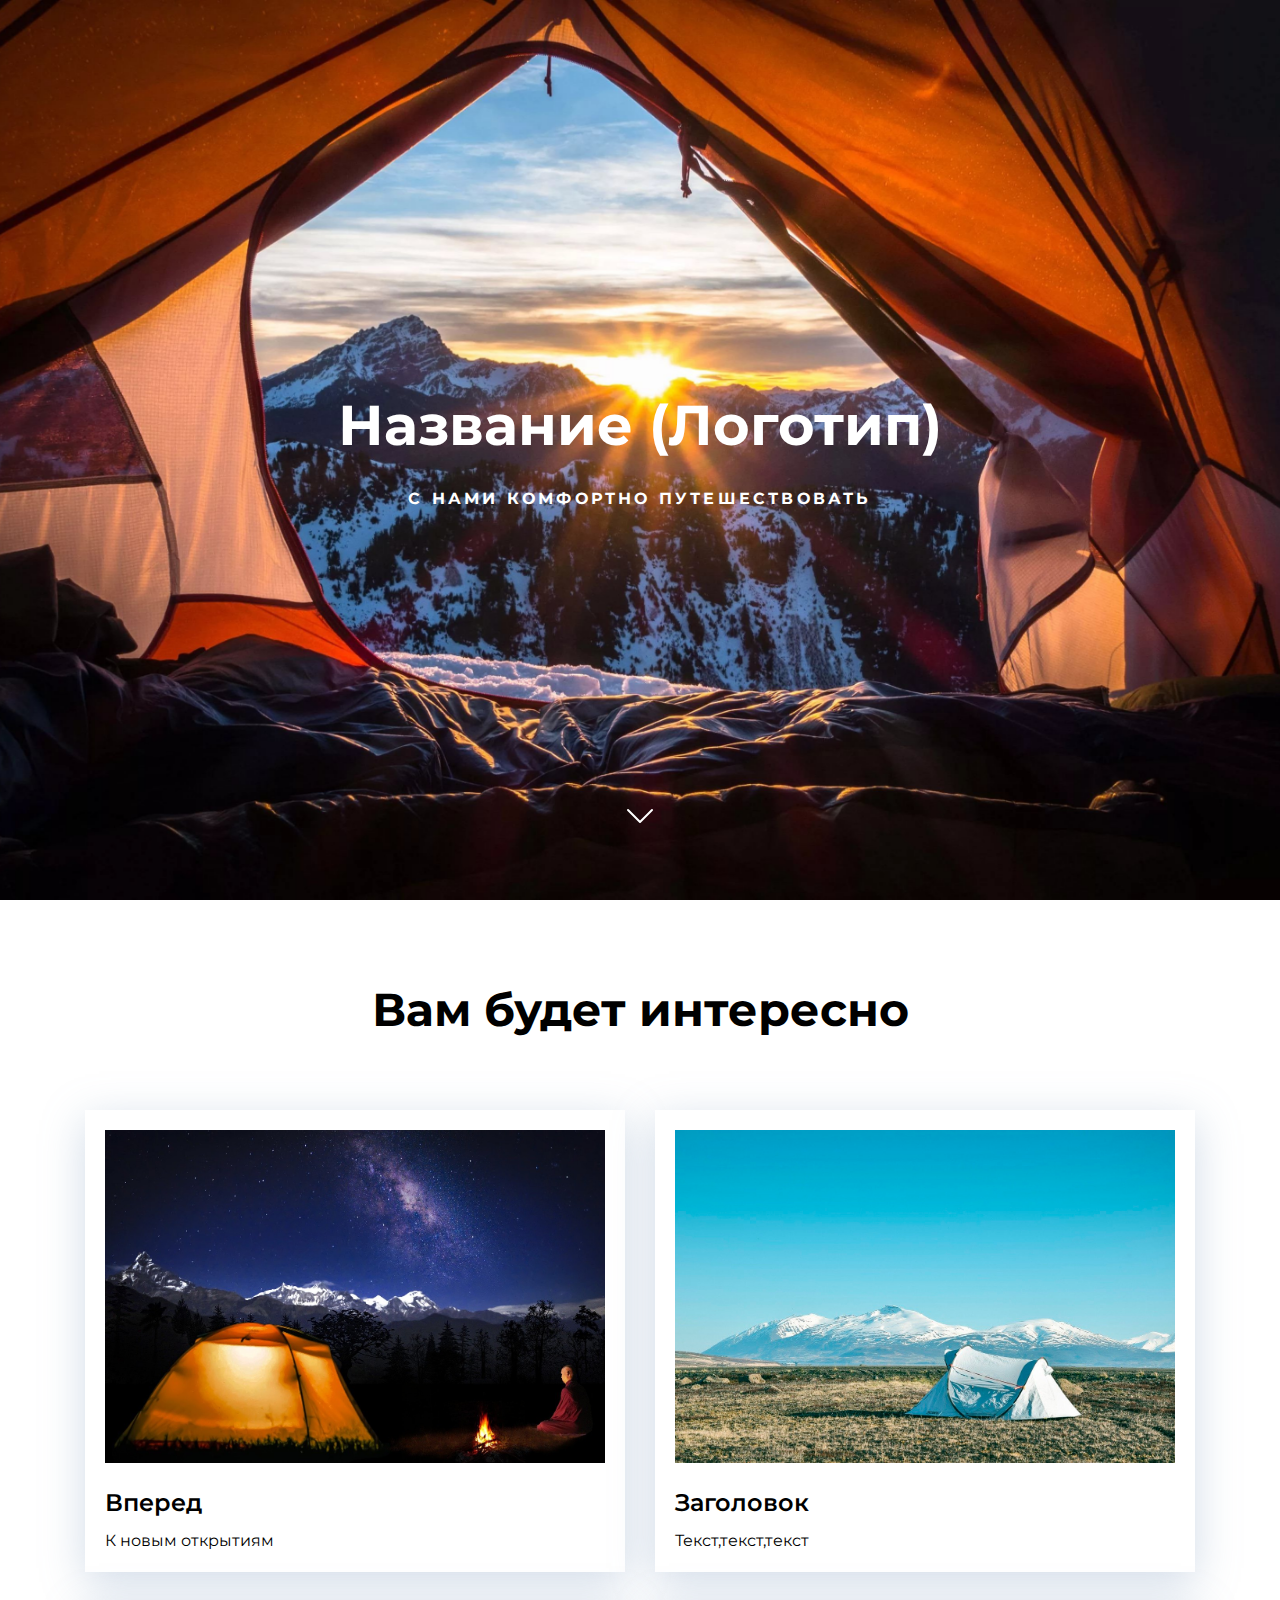
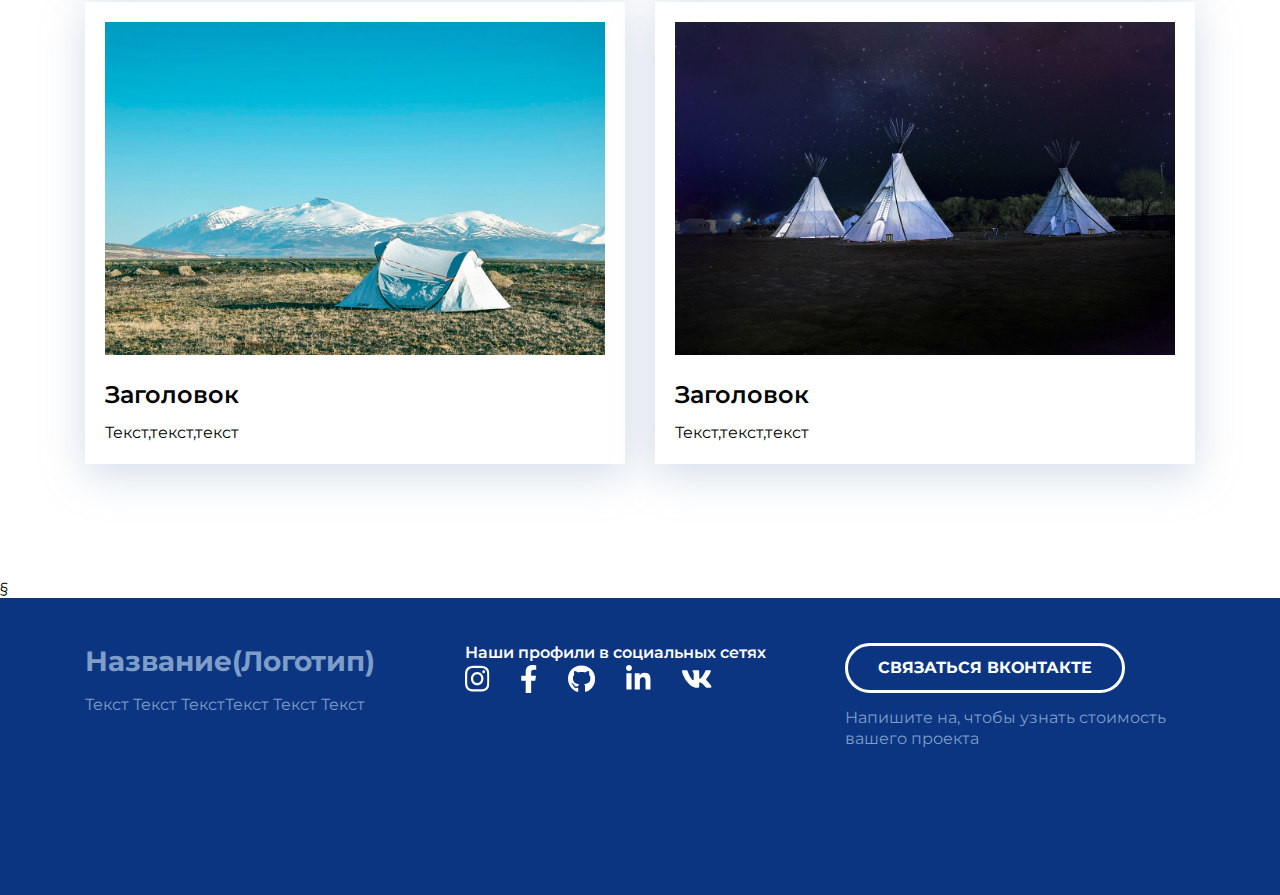
<file: index.html>
<!DOCTYPE html>
<html lang="ru">
<head>
  <meta charset="UTF-8">
  <meta http-equiv="X-UA-Compatible" content="IE=edge">
  <meta name="viewport" content="width=device-width, initial-scale=1.0">
  <title>Пошив изготовление </title>
  <link rel="stylesheet" href="./css/main.css">
  <link rel="stylesheet" href="./css/media.css">
  <link rel="preconnect" href="https://fonts.googleapis.com">
  <link rel="preconnect" href="https://fonts.gstatic.com" crossorigin>
  <link href="https://fonts.googleapis.com/css2?family=Montserrat:wght@400;600;700&display=swap" rel="stylesheet">
</head>
<body>

  <header class="header" id="header">
    <h1 class="header-title">Название (Логотип)</h1> 
    <p class="header-subtitle">С нами комфортно путешествовать</p>
    <a class="header-arrow" href=""></a>
  </header>
  <main>
  <section class="portfolio">
    <div class="conteiner">
      <h2 class="portfolio-header">Вам будет интересно</h2>

      <!--portfolio-cards-wrapper-->
      <div class="portfolio-cards-wrapper">
        <div class="card">
          <a href="./forest-travel.html" class="card-link">
            <img class="card-img" src="./img/portfolio/001.jpg" alt="Многостраничный сайт">
            <h3 class="card-title">Вперед</h3>
            <p>К новым открытиям</p>
          </a>
        </div>
      <div class="card">
          <a href="./forest-travel.html" class="card-link">
            <img class="card-img" src="./img/portfolio/003.jpg" alt="Многостраничный сайт">
            <h3 class="card-title">Заголовок</h3>
            <p>Текст,текст,текст</p>
          </a>
        </div>
      <div class="card">
        <a href="./forest-travel.html" class="card-link">
          <img class="card-img" src="./img/portfolio/003.jpg" alt="Многостраничный сайт">
          <h3 class="card-title">Заголовок</h3>
          <p>Текст,текст,текст</p>
       </a>
      </div>
      <div class="card">
        <a href="./forest-travel.html" class="card-link">
          <img class="card-img" src="./img/portfolio/004.jpg" alt="Многостраничный сайт">
          <h3 class="card-title">Заголовок</h3>
          <p>Текст,текст,текст</p>
        </a>
      </div>
      </div>
    </main>
      <!--//portfolio-cards-wrapper-->
    </div>
  </section>
  <!-- footer -->
  <footer>§ 
  <div class="footer">
    <div class="conteiner">
      <div class="footer-row">
        <div class="footer-copirate footer-col">
          <div class="footer-copirate-name">Название(Логотип)</div>
          <p>Текст Текст ТекстТекст Текст Текст</p>
        </div>
        <!--footer-icons-->
        <div class="footer-icons footer-col" >
        <p>Наши профили в социальных сетях</p>

          <div class="footer-icons-row">
            <a href="#"><img src="./img/footer/instagram.svg" alt=""></a>
         
            <a href="#"><img src="./img/footer//facebook.svg" alt=""></a>
          
            <a href="#"><img src="./img/footer//github.svg" alt=""></a>
          
            <a href="#"><img src="./img/footer/linkedin.svg" alt=""></a>
          
            <a href="https://vk.com/id63227220"><img src="./img/footer/vk.svg" alt=""></a>
         </div>
        </div>
        <!--//footer-icons-->
        <div class="footer-contact footer-col">
          <a href="https://vk.me/id63227220" class="footer-bottom"> Связаться Вконтакте

          </a>
          <p>Напишите на, чтобы узнать стоимость вашего проекта</p>
        </div>
      </div>
    </div>
  </div>
</footer>
  <!-- //footer -->
  <!-- Библотеки и плагины -->
  <script src="js/jquery-3.6.0.min.js"></script>
  <script src="js/main.js"></script>

</body>
</html>
</file>
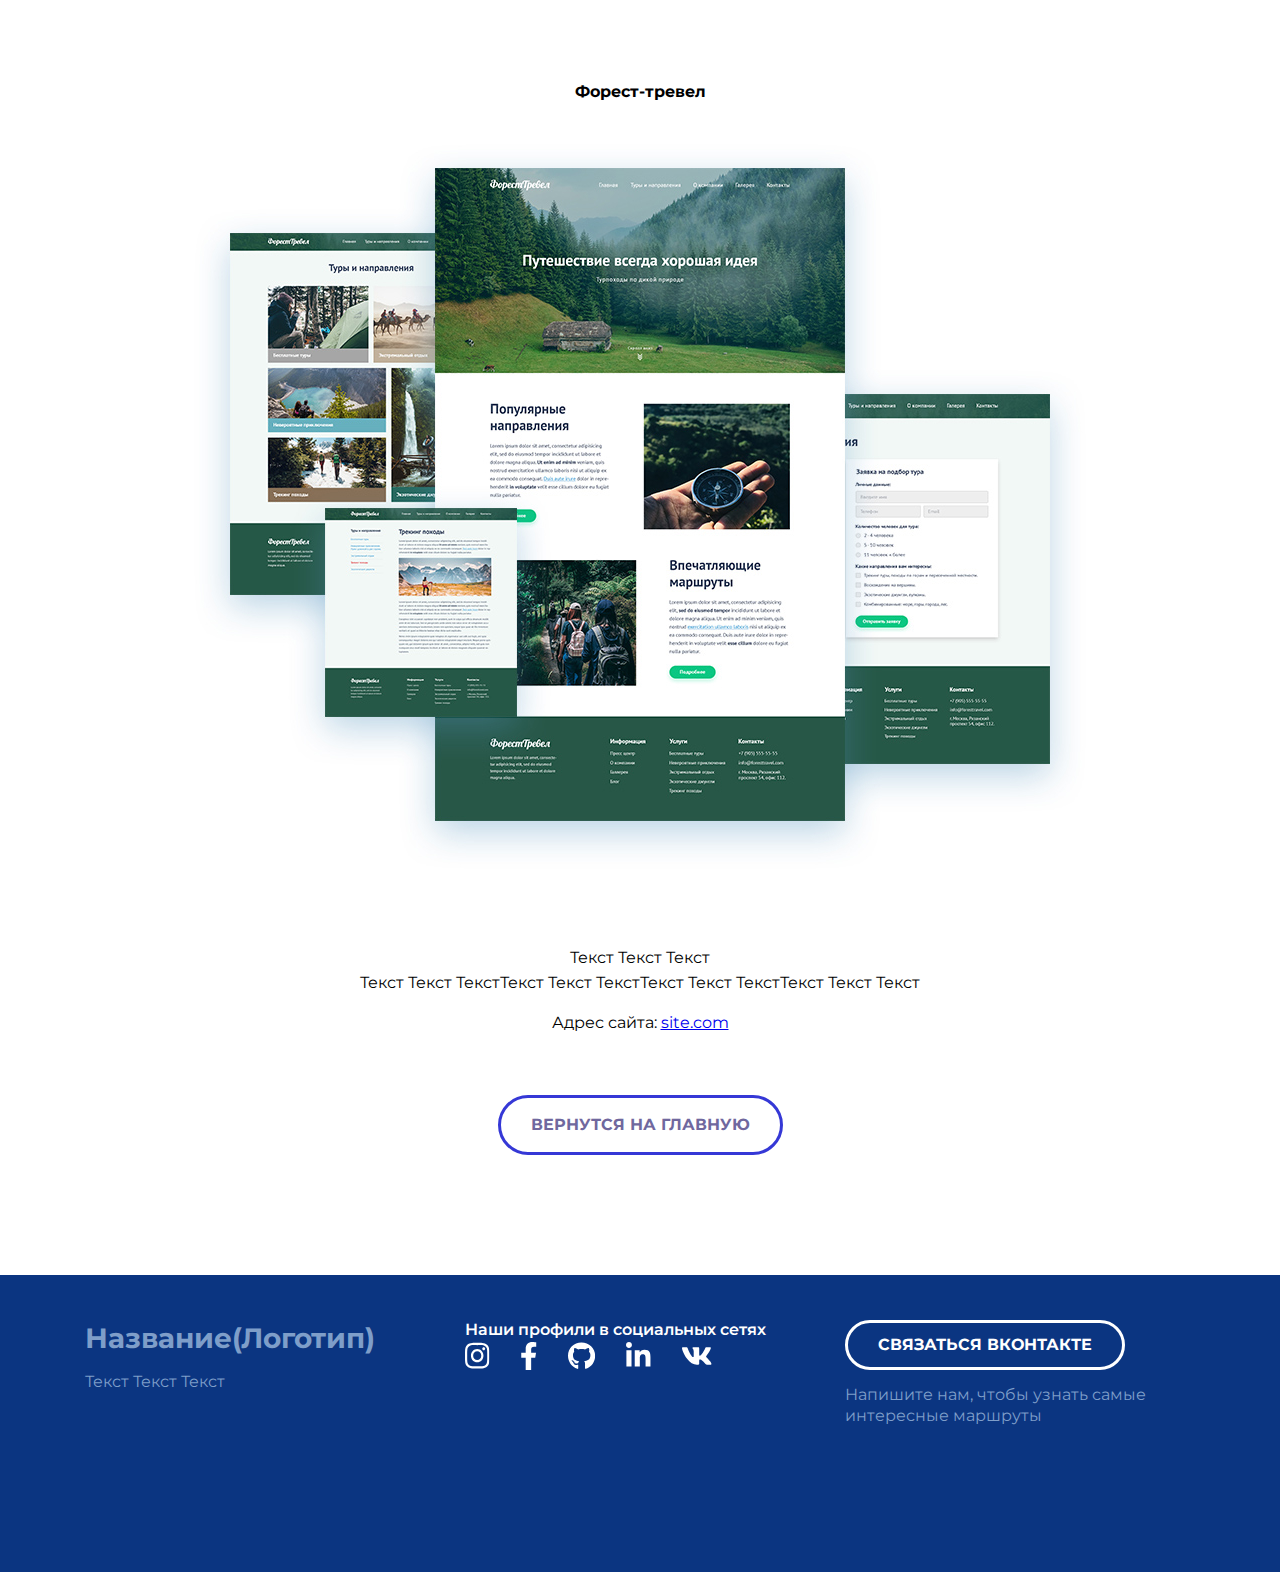
<file: forest-travel.html>
<!DOCTYPE html>
<html lang="ru">
<head>
    <meta charset="UTF-8">
    <meta http-equiv="X-UA-Compatible" content="IE=edge">
    <meta name="viewport" content="width=device-width, initial-scale=1.0">
    <title>Проект Форест-тревел</title>
    <link rel="stylesheet" href="./css/main.css">
    <link rel="stylesheet" href="./css/media.css">
    <link rel="preconnect" href="https://fonts.gstatic.com" crossorigin>
    <link href="https://fonts.googleapis.com/css2?family=Montserrat:wght@400;600;700&display=swap" rel="stylesheet">

</head>
<body>
    <main>
        <article class="project">
            <div class="conteiner">
                <h1 class="project-header">Форест-тревел</h1>
                    <div class="project-img">
                        <img src="./img/forest-travel/img-forest 1.jpg" alt="">
                    </div>
                <div class="project-description">
                    <p>Текст Текст Текст<br>Текст Текст ТекстТекст Текст ТекстТекст Текст ТекстТекст Текст Текст
                    </p>
                    <p>Адрес сайта: <a href="#">site.com</a></p>
                </div>
                <a href="./index.html" class="project-botton-break">Вернутся на главную</a>
                
            </div>
        </article>
    </main>
    <footer>
    <div class="footer">
        <div class="conteiner">
          <div class="footer-row">
            <div class="footer-copirate">
              <div class="footer-copirate-name">Название(Логотип)</div>
              <p>Текст Текст Текст</p>
            </div>
            <!--footer-icons-->
            <div class="footer-icons">
            <p>Наши профили в социальных сетях</p>
    
              <div class="footer-icons-row">
                <a href="#"><img src="./img/footer/instagram.svg" alt=""></a>
             
                <a href="#"><img src="./img/footer//facebook.svg" alt=""></a>
              
                <a href="#"><img src="./img/footer//github.svg" alt=""></a>
              
                <a href="#"><img src="./img/footer/linkedin.svg" alt=""></a>
              
                <a href="https://vk.com/id63227220"><img src="./img/footer/vk.svg" alt=""></a>
             </div>
            </div>
            <!--//footer-icons-->
            <div class="footer-contact">
              <a href="https://vk.me/id63227220" class="footer-bottom"> Связаться Вконтакте
    
              </a>
              <p>Напишите нам, чтобы узнать самые интересные маршруты</p>
            </div>
          </div>
        </div>
      </div>
    </footer>
</body>
</html>
</file>
<file: css/main.css>
* {
  margin: 0;
  box-sizing: border-box;
}

html {
  scroll-behavior: unset;
}
body {
  position: relative; /* делаем body родителем для абсолютного позиционирования элементов */
  margin: 0; /* Убираем отступы */
  font-family: "Montserrat", sans-serif; /* Предпочитаемый шрифт на странице */
}
img {
  max-width: 100%;
}

.conteiner {
  max-width: 1140px; /* Максимальная ширина(для адаптива) */
  margin-left: auto; /* отступ слева */
  margin-right: auto; /* отступ справа */
  padding-left: 15px;
  padding-right: 15px;
}

.none {
  display: none !important; /* Скрывает то, куда добавлен класс */
}

/* header */
.header {
  position: relative; /* делаем header родителем для абсолютного позиционирования элементов */
  display: flex; /* Установка правил флэкс-бокс модели */
  flex-direction: column; /* Выравнивание контента в колонку */
  justify-content: center; /* Выравнивание по основной оси Y т.к column */
  align-items: center; /* Выравнивание по НЕосновной оси Х т.к column */

  width: 100%; /*Ширина шапки*/
  height: 100vh; /*Высота шапки 100% окна */

  background-color: #526580; /* Цвет шапки */
  background-image: url("./../img/header/35.jpg"); /* Вставляем Изображение */
  background-size: cover; /* Изображение растягивается*/
  background-position: center; /* Изображение по центру*/
}
.header-title {
  margin: 0; /* Убираем отступы у заголовка*/
  margin-bottom: 25px; /* Устанавливаем нужный нам отступ снизу(между заголовком         и параграфом)*/
  font-weight: 700; /* Высота шрифта из google fonts */
  font-size: 56px; /* размер шрифта */
  line-height: 130%; /* 1.3 * 56 = 130 т.е можно написать 1.3 результат аналогичный */
  text-align: center; /* выравнивание текста */
  color: #ffffff;
}

.header-subtitle {
  margin: 0;
  font-weight: bold;
  font-size: 16px;
  line-height: 150%;
  /* or 24px */
  text-align: center; /* выравнивание текста */
  letter-spacing: 0.2em; /* расстояние между буквами */
  text-transform: uppercase; /* Текст только заглавными буквами */
  color: #ffffff;
}
.header-arrow {
  position: absolute; /* Позиционирование от родителя body */
  width: 48px; /* Высота элемента*/
  height: 48px; /* Ширина элемента*/
  bottom: 30px; /* Отступ снизу */
  left: 50%; /* Отступ слева */
  transform: translate(
    -50%,
    0
  ); /* по оси Х уменьшаем отступ на 50% от ширины элемента */
  background-image: url("./../img/header/chevron-down.svg");
  margin-bottom: 30px;
  transition: color 0.2s ease-in;
  animation: arrow-down 2s infinite;
}
@keyframes arrow-down {
  0% {
    bottom: 30px;
  }
  50% {
    bottom: 0;
  }
}
.header-arrow:hover {
  color: aqua;
}

/*portfolio*/
.portfolio {
  padding-top: 80px; /* внутренний отступ сверху */
  padding-bottom: 115px; /* внутренний отступ снизу */
}

.portfolio-header {
  margin: 0;
  margin-bottom: 70px;
  font-weight: 700;
  font-size: 46px;
  line-height: 130%;
  /* identical to box height, or 60px */
  text-align: center;

  color: #000000;
}

.portfolio-cards-wrapper {
  display: flex;
  flex-wrap: wrap; /* Перенос карточек */
  justify-content: space-between; /* выравнивание карточек по краям */
  /* выравнивание карточек по краям */
}

.card {
  margin-bottom: 30px; /* отступ снизу у карточек */
  background-color: white;
  max-width: 540px; /* Максимальная ширина(для адаптива) */
  box-shadow: 0px 10px 40px 0px #7e9bbd59; /* Добавляем тень */
  transition: transform 0.2s ease-in; /* при наведении курсора карточка поднимается ПЛАВНО */
}
.card:hover {
  transform: translateY(-15px); /* при наведении курсора карточка поднимается */
}
.card-link {
  display: block;
  padding: 20px;
  color: #000;
  text-decoration: none; /* Убираем подчеркивание у ссылки */
  transition: color 0.2s ease-in;
}
.card-link:hover {
  /* При наведении меняет свойства */
  color: rgb(75, 131, 131);
}

.card:last-child {
  /*  Псевдоселектор Выбирает последнюю карточку в рамках контейнера*/
  margin-bottom: 0;
}
.card:nth-last-child(2) {
  /*  Псевдоселектор Выбирает предпоследнюю карточку в рамках контейнера(по номеру с конца)*/
  margin-bottom: 0;
}

.card-img {
  margin-bottom: 20px; /* Отступ снизу */
}

.card-title {
  margin: 0; /* Убрали отступы */
  margin-bottom: 13px; /* Отступ снизу */
  font-weight: 600; /* толщина(жирность) */
  font-size: 24px; /* размер */
  line-height: 130%;
  /* or 31px */
}
.card p {
  margin: 0;
  font-size: 16px;
  line-height: 130%;
  /* identical to box height, or 21px */
}

/* footer */
.footer {
  background: rgb(11, 53, 129);
  padding-top: 45px;
  padding-bottom: 130px;
  color: white;
}
.footer-row {
  display: flex;
  flex-direction: row;
  justify-content: space-between;
}
.footer-copirate {
  flex-grow: 1;
  color: #7e9ec9;
  max-width: 350px;
}
.footer-copirate-name {
  font-weight: 700;
  font-size: 28px;
  line-height: 1.3;
  /* or 36px */
  margin-bottom: 15px;
}
footer-copirate p {
  margin: 0;
  margin-bottom: 15px;
  font-weight: 600;
  font-size: 16px;
  line-height: 1.3;
}
/* //footer */
.footer-icons {
  flex-grow: 1;
  max-width: 350px;
}
.footer-icons p {
  font-weight: 600;
  font-size: 16px;
  line-height: 1.3;
  /* identical to box height, or 21px */
}
.footer-icons-row {
  display: flex;
  align-items: center; /* выравнивание вертикально по поперечной оси */
}
.footer-icons-row > * + * {
  /* Обращаемся ко всем элементам, кроме первого, на первом уровне вложенности, чтобы прописать для каждой иконки отступы */
  margin-left: 30px;
}
.footer-contact {
  flex-grow: 1;
  max-width: 350px;
}
.footer-bottom {
  display: inline-block; /* Переводим в блок */
  height: 50px; /* высота */
  border: 3px solid white; /* Рамка*/
  border-radius: 50px; /* Скругление*/
  padding-right: 30px;
  padding-left: 30px;
  color: white;
  line-height: 44px;
  font-weight: 700;
  font-size: 16px;
  text-transform: uppercase;
  text-decoration: none;
  transition: all 0.2s ease-in;
}
.footer-bottom:hover {
  background-color: #ffffff;
  color: rgb(11, 53, 129);
}
.footer-contact p {
  font-size: 16px;
  line-height: 1.3;
  /* or 21px */
  color: #7e9ec9;
  margin: 15px 0;
}

/* Project */
.project {
  padding: 80px 0 120px 0;
  text-align: center; /* Весь контент по центру */
}
.project-header {
  margin: 0;
  margin-bottom: 40px;

  font-size: 16px;
  line-height: 1.5;
  /* or 24px */

  color: #000000;
}
.project-img {
  margin-bottom: 70px;
  font-size: 16px;
  line-height: 1.5;
  /* identical to box height, or 24px */

  color: #000000;
}
.project-description {
  margin: 0 auto 60px;
  max-width: 730px;
}
.project-description p {
  margin-top: 0;
  margin-bottom: 15px;
  font-size: 16px;
  line-height: 1.55;

  color: #000000;
}
.project-botton-break {
  display: inline-block; /* Переводим в блок */
  height: 60px; /* высота */
  border: 3px solid rgb(53, 56, 214); /* Рамка*/
  border-radius: 50px; /* Скругление*/
  padding-right: 30px;
  padding-left: 30px;
  color: rgb(112, 104, 158);
  line-height: 54px;
  font-weight: 700;
  font-size: 16px;
  text-transform: uppercase;
  text-decoration: none;
  transition: all 0.2s ease-in;
}
.project-botton-break:hover {
  background-color: rgb(53, 56, 214);
  color: #ffffff;
}
</file>
<file: css/media.css>
/* Для экранов менее 1140px */
@media (max-width: 1140px) {
  .card {
    width: calc(50% - 15px);
  }
  .footer {
    padding-top: 40px;
    padding-bottom: 60px;
  }
  .footer-row {
    flex-direction: column-reverse;
    align-items: center;
    text-align: center;
  }
  .footer-col {
    margin-bottom: 20px;
    line-height: 5;
  }
  .footer-col:first-child {
    margin-bottom: 0;
  }
  .footer-icons-row > * + * {
    /* Обращаемся ко всем элементам, кроме первого, на первом уровне вложенности, чтобы прописать для каждой иконки отступы */
    margin-left: 45px;
  }
}
/* Для экранов менее 760px */
@media (max-width: 760px) {
  .header-title {
    font-size: 32px;
  }
  .header-subtitle {
    font-size: 14px;
  }
  .portfolio {
    padding-top: 40px;
    padding-bottom: 60px;
  }
  .portfolio-header {
    font-size: 32px;
    padding-bottom: 30px;
  }
  .card {
    min-width: 530px;
    width: 100%;
  }
  .portfolio-cards-wrapper {
    justify-content: center;
  }
  .card-link {
    padding: 15px;
  }
  .card:nth-last-child(2) {
    /*  Псевдоселектор Выбирает предпоследнюю карточку в рамках контейнера(по номеру с конца)*/
    margin-bottom: 30px;
  }
  .card-img {
    margin-bottom: 10;
  }
  .card-title {
    font-size: 18px;
    margin-bottom: 10px;
  }
  .card p {
    font-size: 14px;
  }
  .footer-copirate {
    font-size: 18px;
    margin-bottom: 5px;
  }
  .footer-copirate p {
    font-size: 14px;
  }
  .footer-icons p {
    font-size: 14px;
  }
  .footer-contact p {
    font-size: 14px;
  }
  .footer-col:first-child {
    margin-bottom: 0;
  }
  .footer-icons-row > * + * {
    /* Обращаемся ко всем элементам, кроме первого, на первом уровне вложенности, чтобы прописать для каждой иконки отступы */
    margin-left: 35px;
  }
  .project {
    padding: 40px 0 60px;
  }
  .project-header {
    font-size: 28px;
    margin-bottom: 30px;
  }
  .project-img {
    margin-bottom: 20px;
  }
  .project-description {
    margin-bottom: 50px;
  }
  .project-botton-break {
    padding: 0 10px;
    width: 100%;
    min-width: 320px;
  }
  .project-description p {
  }
}

/* для экранов менее 479px*/
@media (max-width: 580px) {
  .header {
    max-width: 580px;
  }
  .header-title {
    font-size: 24px;
  }
  .header-subtitle {
    font-size: 12px;
  }
  .portfolio {
    padding-top: 20px;
    padding-bottom: 30px;
  }
  .portfolio-header {
    font-size: 24px;
    padding-bottom: 0px;
  }
  .card {
    min-width: 350px;
    width: 100%;
  }
  .portfolio-cards-wrapper {
    justify-content: center;
  }
  .card-link {
    padding: 15px;
  }
  .card:nth-last-child(2) {
    /*  Псевдоселектор Выбирает предпоследнюю карточку в рамках контейнера(по номеру с конца)*/
    margin-bottom: 30px;
  }
  .card-img {
    margin-bottom: 10;
  }
  .card-title {
    font-size: 18px;
    margin-bottom: 10px;
  }
  .card p {
    font-size: 14px;
  }
  .footer-copirate {
    font-size: 18px;
    margin-bottom: 5px;
  }
  .footer-copirate p {
    font-size: 14px;
  }
  .footer-icons p {
    font-size: 14px;
  }
  .footer-icons-row > * + * {
    /* Обращаемся ко всем элементам, кроме первого, на первом уровне вложенности, чтобы прописать для каждой иконки отступы */
    margin-left: 35px;
    margin-top: 10px;
  }
  .footer-col:first-child {
    margin-bottom: 0;
  }
  .footer-contact p {
    font-size: 12px;
  }
  .project {
    padding: 40px 0 60px;
  }
  .project-header {
    font-size: 22px;
    margin-bottom: 30px;
  }
  .project-img {
    margin-bottom: 10px;
  }
  .project-description {
    margin-bottom: 10px;
  }
  .project-botton-break {
    padding: 0 10px;
    width: 100%;
    min-width: 100px;
  }
}
</file>
